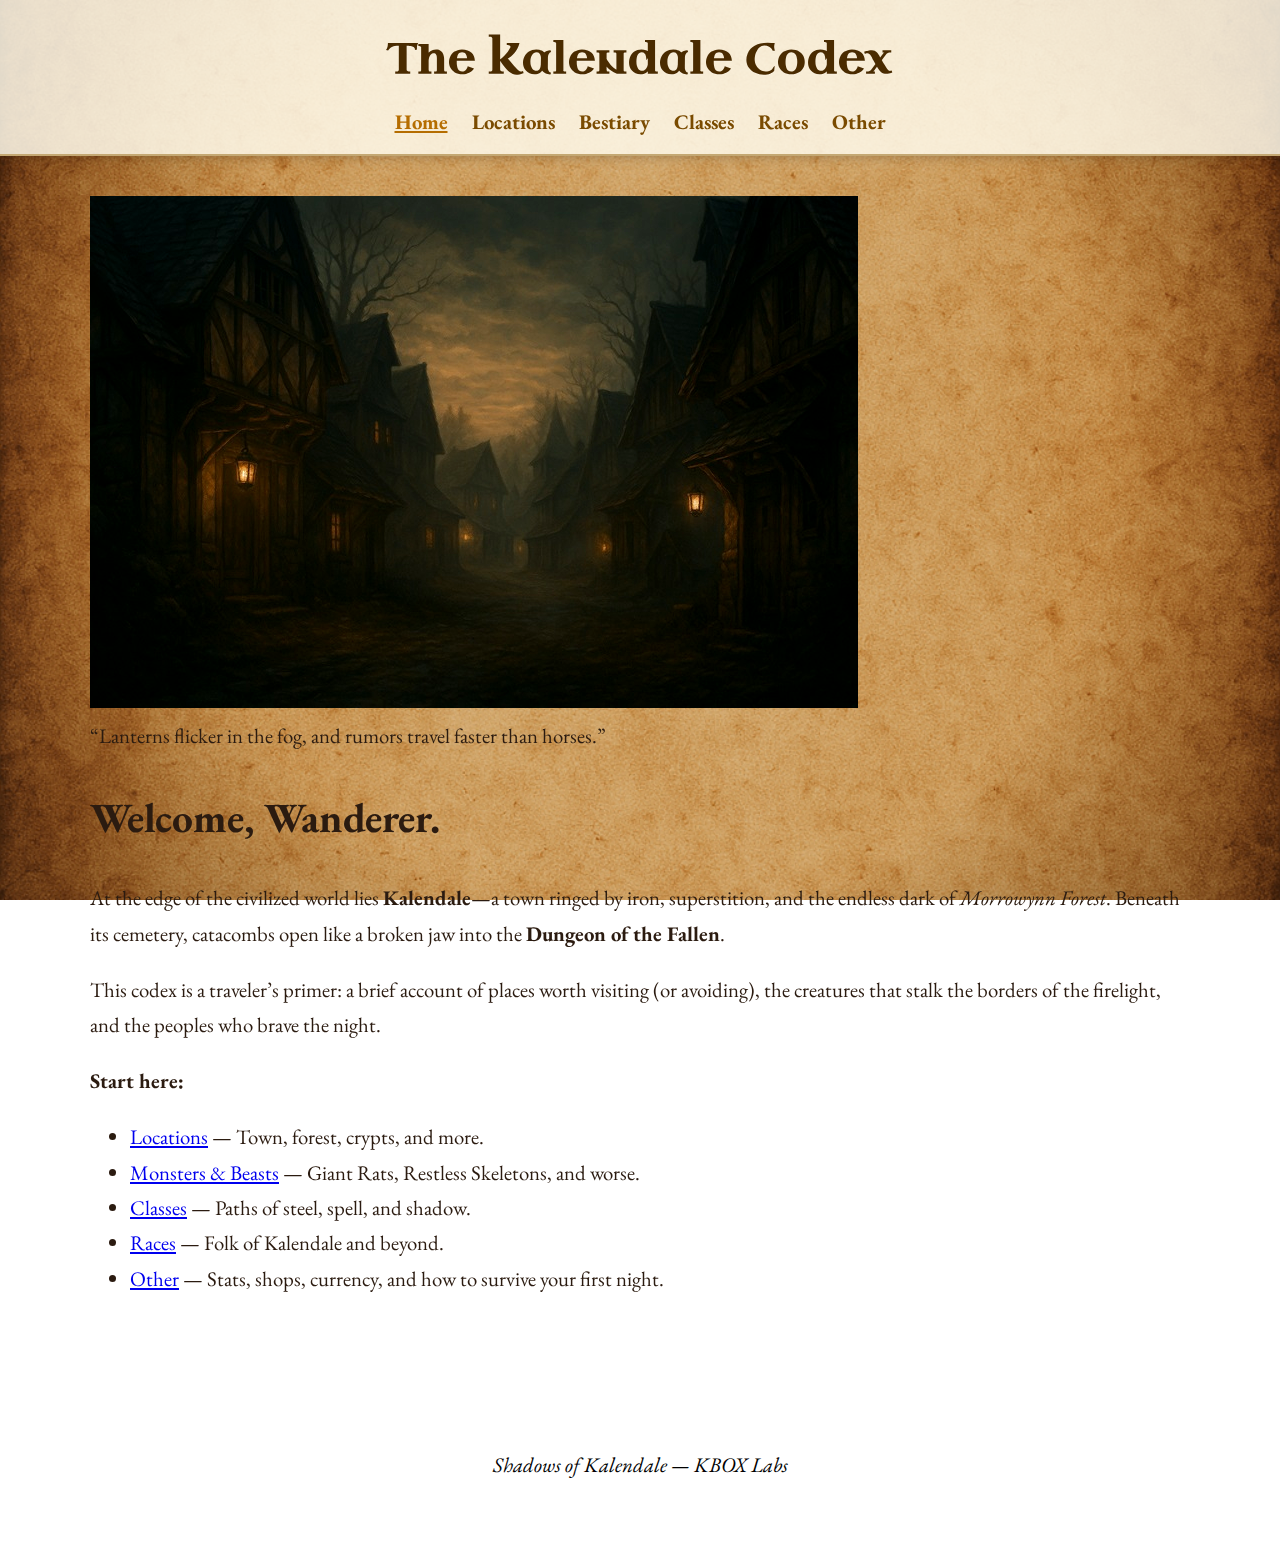
<file: index.html>
<!DOCTYPE html>
<html lang="en">
<head>
  <meta charset="UTF-8">
  <title>Shadows of Kalendale — Codex</title>
	<link href="https://fonts.googleapis.com/css2?family=EB+Garamond&family=Uncial+Antiqua&display=swap" rel="stylesheet">
	<link rel="stylesheet" href="style.css">
</head>
<body>
  <header>
    <h1 class="brand">The Kalendale Codex</h1>
    <nav>
      <a class="active" href="index.html">Home</a>
      <a href="locations.html">Locations</a>
      <a href="monsters.html">Bestiary</a>
      <a href="classes.html">Classes</a>
      <a href="races.html">Races</a>
      <a href="other.html">Other</a>
    </nav>
  </header>

  <div class="page">
    <div class="sidebar">
      <img src="img/kalendale_town.jpg" alt="Fog-lit town square of Kalendale">
      <div class="caption">“Lanterns flicker in the fog, and rumors travel faster than horses.”</div>
    </div>

    <div class="content">
      <h1>Welcome, Wanderer.</h1>
      <p>
        At the edge of the civilized world lies <strong>Kalendale</strong>—a town ringed by iron,
        superstition, and the endless dark of <em>Morrowynn Forest</em>. Beneath its cemetery,
        catacombs open like a broken jaw into the <strong>Dungeon of the Fallen</strong>.
      </p>
      <p>
        This codex is a traveler’s primer: a brief account of places worth visiting (or avoiding),
        the creatures that stalk the borders of the firelight, and the peoples who brave the night.
      </p>

      <div class="hr"></div>
      <p><strong>Start here:</strong></p>
      <ul>
        <li><a href="locations.html">Locations</a> — Town, forest, crypts, and more.</li>
        <li><a href="monsters.html">Monsters &amp; Beasts</a> — Giant Rats, Restless Skeletons, and worse.</li>
        <li><a href="classes.html">Classes</a> — Paths of steel, spell, and shadow.</li>
        <li><a href="races.html">Races</a> — Folk of Kalendale and beyond.</li>
        <li><a href="other.html">Other</a> — Stats, shops, currency, and how to survive your first night.</li>
      </ul>
    </div>
  </div>

  <footer>Shadows of Kalendale — KBOX Labs</footer>
</body>
</html>
</file>
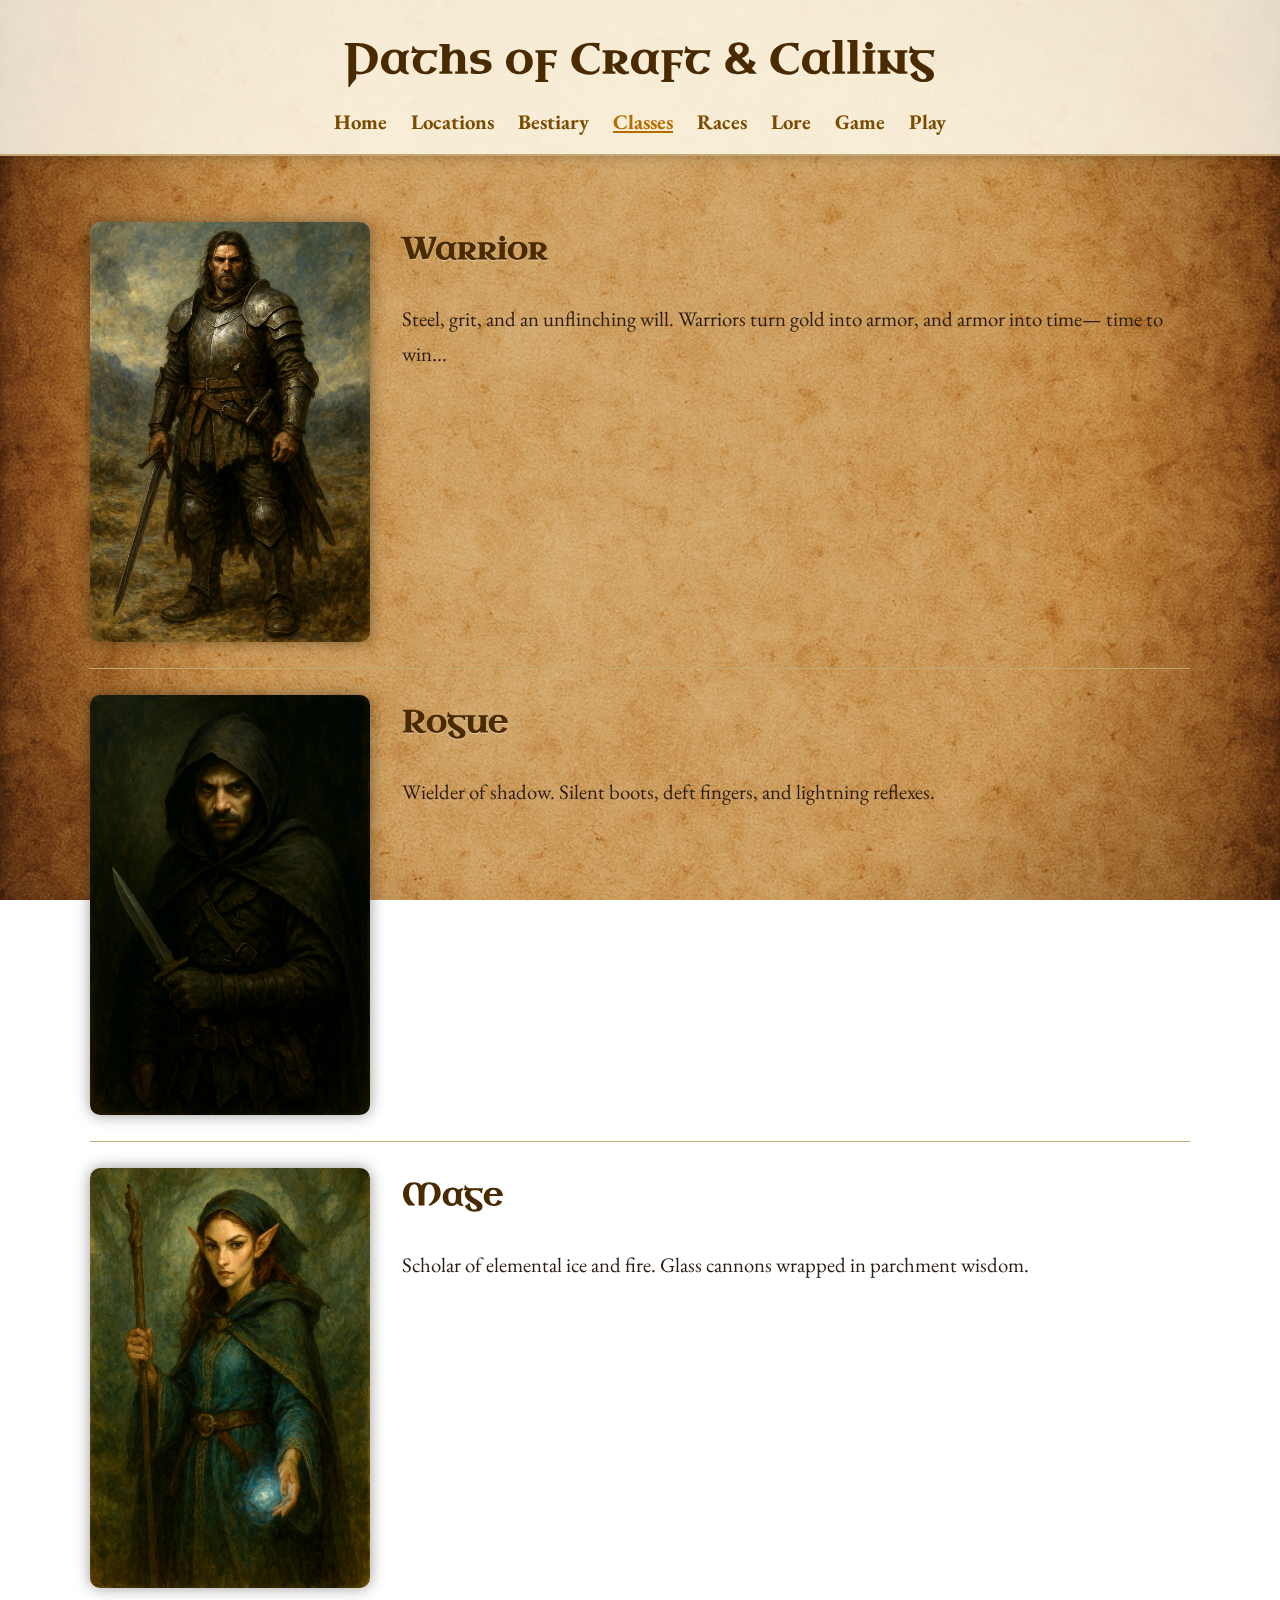
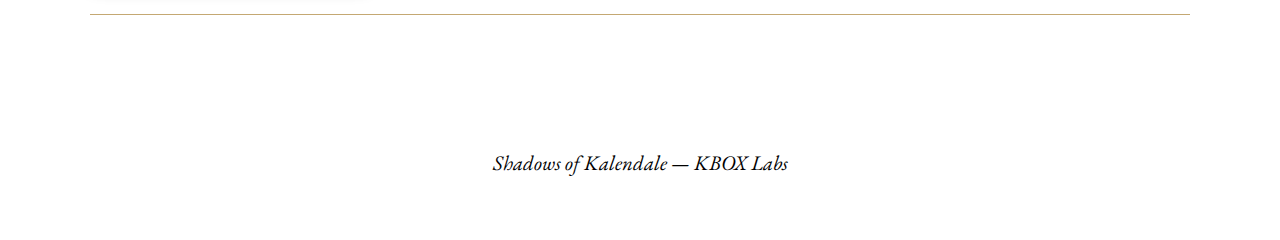
<file: classes.html>
<!DOCTYPE html>
<html lang="en">
<head>
  <meta charset="UTF-8">
  <title>Kalendale Codex — Classes</title>
	<link href="https://fonts.googleapis.com/css2?family=EB+Garamond&family=Uncial+Antiqua&display=swap" rel="stylesheet">
  <link rel="stylesheet" href="style.css">
</head>
<body>
  <header>
    <h1>Paths of Craft & Calling</h1>
    <nav>
			<a href="index.html">Home</a>
			<a href="locations.html">Locations</a>
			<a href="monsters.html">Bestiary</a>
      <a class="active" href="classes.html">Classes</a>
			<a href="races.html">Races</a>
			<a href="lore.html">Lore</a>
			<a href="game.html">Game</a>
			<a href="play.html">Play</a>
    </nav>
  </header>

  <div class="page">
    <section class="row">
      <img src="img/class_warrior.jpg" alt="Warrior">
      <div>
        <h2>Warrior</h2>
        <p>
          Steel, grit, and an unflinching will. Warriors turn gold into armor,
          and armor into time— time to win...
        </p>
      </div>
    </section>

    <section class="row">
      <img src="img/class_rogue.jpg" alt="Rogue">
      <div>
        <h2>Rogue</h2>
        <p>
          Wielder of shadow. Silent boots, deft fingers, and lightning reflexes.
        </p>
      </div>
    </section>

    <section class="row">
      <img src="img/class_mage.jpg" alt="Mage">
      <div>
        <h2>Mage</h2>
        <p>
          Scholar of elemental ice and fire. Glass cannons wrapped in parchment wisdom.
        </p>
      </div>
    </section>
  </div>

  <footer>Shadows of Kalendale — KBOX Labs</footer>

<script>
document.addEventListener("DOMContentLoaded", () => {
  const images = document.querySelectorAll("img");
  const overlay = document.createElement("div");
  overlay.id = "overlay";
  document.body.appendChild(overlay);

  images.forEach(img => {
    img.classList.add("expandable");
    img.addEventListener("click", () => {
      const clone = img.cloneNode();
      overlay.innerHTML = "";        // clear previous image
      overlay.appendChild(clone);
      document.body.style.overflow = "hidden"; // prevent background scroll
      overlay.classList.add("visible");

      // Close on click
      const close = () => {
        overlay.classList.remove("visible");
        document.body.style.overflow = "";
        setTimeout(() => overlay.style.display = "none", 250);
      };
      clone.addEventListener("click", close);
      overlay.addEventListener("click", close);
      overlay.style.display = "flex";
    });
  });
});
</script>

</body>
</html>
</file>
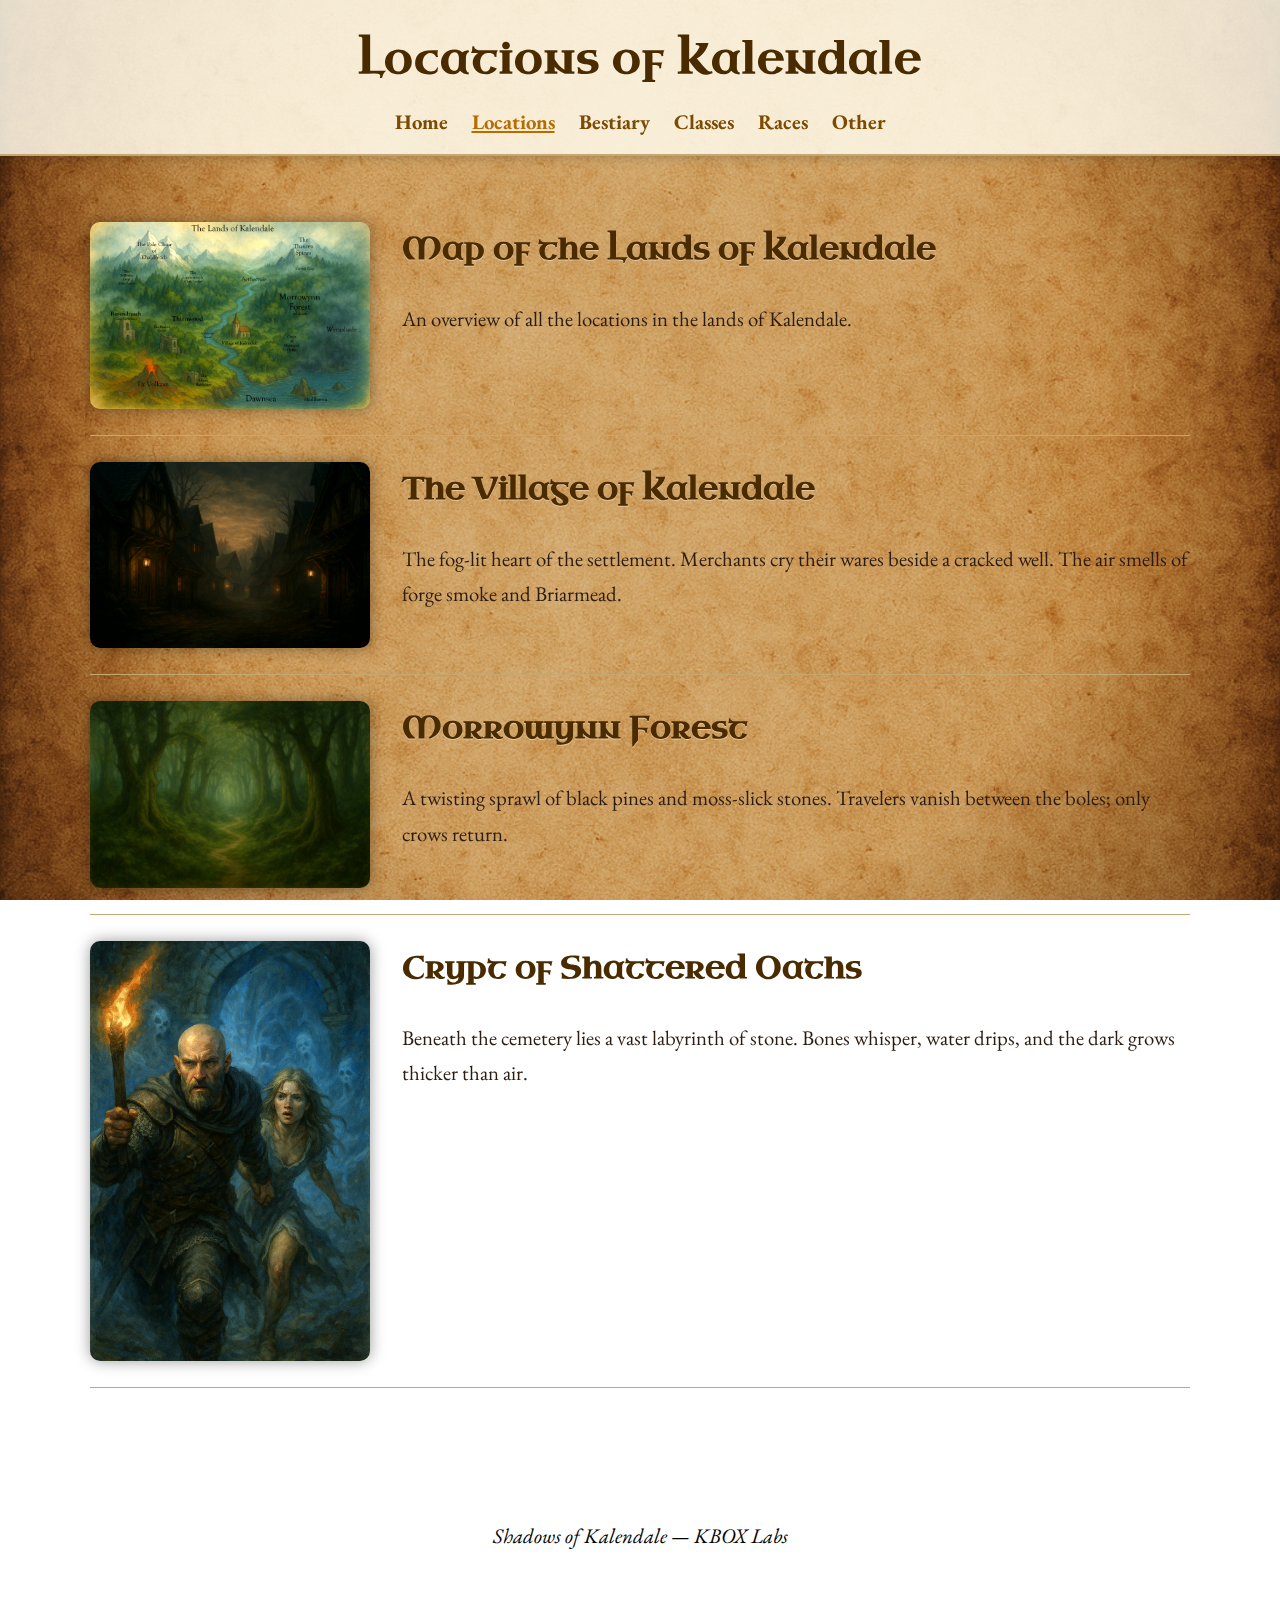
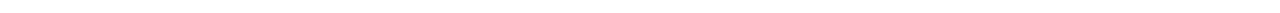
<file: locations.html>
<!DOCTYPE html>
<html lang="en">
<head>
  <meta charset="UTF-8">
  <title>Kalendale Codex — Locations</title>
  <link href="https://fonts.googleapis.com/css2?family=EB+Garamond&family=Uncial+Antiqua&display=swap" rel="stylesheet">
  <link rel="stylesheet" href="style.css">
</head>
<body>
  <header>
    <h1>Locations of Kalendale</h1>
    <nav>
      <a href="index.html">Home</a>
      <a class="active" href="locations.html">Locations</a>
      <a href="monsters.html">Bestiary</a>
      <a href="classes.html">Classes</a>
      <a href="races.html">Races</a>
      <a href="other.html">Other</a>
    </nav>
  </header>

  <div class="page">
	
	
    <section class="row">
      <img src="img/kalendale_map.jpg" alt="The Lands of Kalendale">
      <div>
        <h2>Map of the Lands of Kalendale</h2>
        <p>
          An overview of all the locations in the lands of Kalendale.
        </p>
      </div>
    </section>

    <section class="row">
      <img src="img/kalendale_square.jpg" alt="The Village of Kalendale">
      <div>
        <h2>The Village of Kalendale</h2>
        <p>
          The fog-lit heart of the settlement. Merchants cry their wares beside a cracked well.
          The air smells of forge smoke and Briarmead.
        </p>
      </div>
    </section>

    <section class="row">
      <img src="img/morrowynn_forest.jpg" alt="Morrowynn Forest">
      <div>
        <h2>Morrowynn Forest</h2>
        <p>
          A twisting sprawl of black pines and moss-slick stones.
          Travelers vanish between the boles; only crows return.
        </p>
      </div>
    </section>

    <section class="row">
      <img src="img/dungeon_of_the_fallen.jpg" alt="Crypt of Shattered Oaths">
      <div>
        <h2>Crypt of Shattered Oaths</h2>
        <p>
          Beneath the cemetery lies a vast labyrinth of stone. 
          Bones whisper, water drips, and the dark grows thicker than air.
        </p>
      </div>
    </section>
  </div>


  <footer>Shadows of Kalendale — KBOX Labs</footer>
	
<script>
document.addEventListener("DOMContentLoaded", () => {
  const images = document.querySelectorAll("img");
  const overlay = document.createElement("div");
  overlay.id = "overlay";
  document.body.appendChild(overlay);

  images.forEach(img => {
    img.classList.add("expandable");
    img.addEventListener("click", () => {
      const clone = img.cloneNode();
      overlay.innerHTML = "";        // clear previous image
      overlay.appendChild(clone);
      document.body.style.overflow = "hidden"; // prevent background scroll
      overlay.classList.add("visible");

      // Close on click
      const close = () => {
        overlay.classList.remove("visible");
        document.body.style.overflow = "";
        setTimeout(() => overlay.style.display = "none", 250);
      };
      clone.addEventListener("click", close);
      overlay.addEventListener("click", close);
      overlay.style.display = "flex";
    });
  });
});
</script>

</body>
</html>
</file>
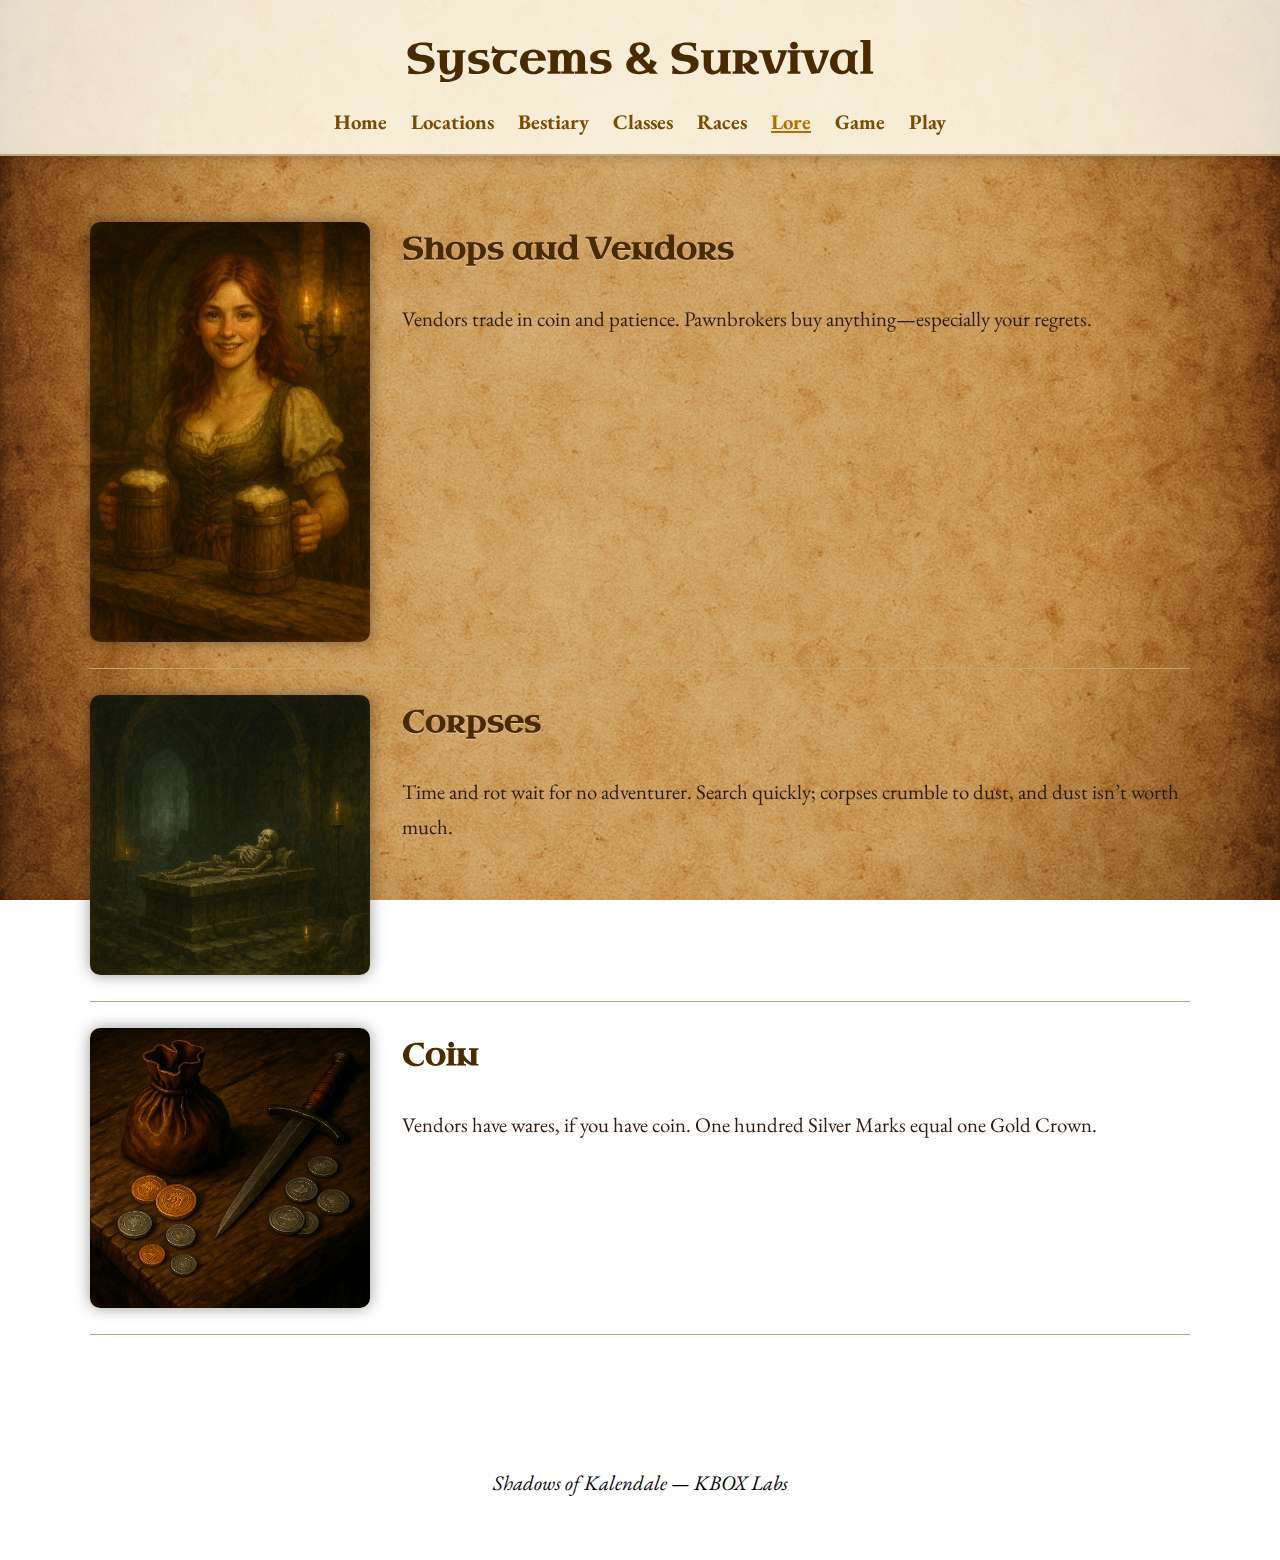
<file: lore.html>
<!DOCTYPE html>
<html lang="en">
<head>
  <meta charset="UTF-8">
  <title>Kalendale Codex — Lore</title>
	<link href="https://fonts.googleapis.com/css2?family=EB+Garamond&family=Uncial+Antiqua&display=swap" rel="stylesheet">
  <link rel="stylesheet" href="style.css">
</head>
<body>
  <header>
    <h1>Systems & Survival</h1>
    <nav>
			<a href="index.html">Home</a>
			<a href="locations.html">Locations</a>
			<a href="monsters.html">Bestiary</a>
			<a href="classes.html">Classes</a>
			<a href="races.html">Races</a>
      <a class="active" href="lore.html">Lore</a>
			<a href="game.html">Game</a>
			<a href="play.html">Play</a>
    </nav>
  </header>

  <div class="page">
	
	
    <section class="row">
      <img src="img/coins_and_vendor.jpg" alt="Shops and Vendors">
      <div>
        <h2>Shops and Vendors</h2>
        <p>
          Vendors trade in coin and patience. Pawnbrokers buy anything—especially your regrets.
        </p>
      </div>
    </section>

    <section class="row">
      <img src="img/corpse_decay.jpg" alt="Corpse Decay stages">
      <div>
        <h2>Corpses</h2>
        <p>
          Time and rot wait for no adventurer. Search quickly; corpses crumble to dust,
          and dust isn’t worth much.
        </p>
      </div>
    </section>

    <section class="row">
      <img src="img/coins.jpg" alt="Coin">
      <div>
        <h2>Coin</h2>
        <p>
          Vendors have wares, if you have coin. One hundred Silver Marks equal one Gold Crown.
        </p>
      </div>
    </section>

  </div>
  <footer>Shadows of Kalendale — KBOX Labs</footer>
	
<script>
document.addEventListener("DOMContentLoaded", () => {
  const images = document.querySelectorAll("img");
  const overlay = document.createElement("div");
  overlay.id = "overlay";
  document.body.appendChild(overlay);

  images.forEach(img => {
    img.classList.add("expandable");
    img.addEventListener("click", () => {
      const clone = img.cloneNode();
      overlay.innerHTML = "";        // clear previous image
      overlay.appendChild(clone);
      document.body.style.overflow = "hidden"; // prevent background scroll
      overlay.classList.add("visible");

      // Close on click
      const close = () => {
        overlay.classList.remove("visible");
        document.body.style.overflow = "";
        setTimeout(() => overlay.style.display = "none", 250);
      };
      clone.addEventListener("click", close);
      overlay.addEventListener("click", close);
      overlay.style.display = "flex";
    });
  });
});
</script>

</body>
</html>
</file>
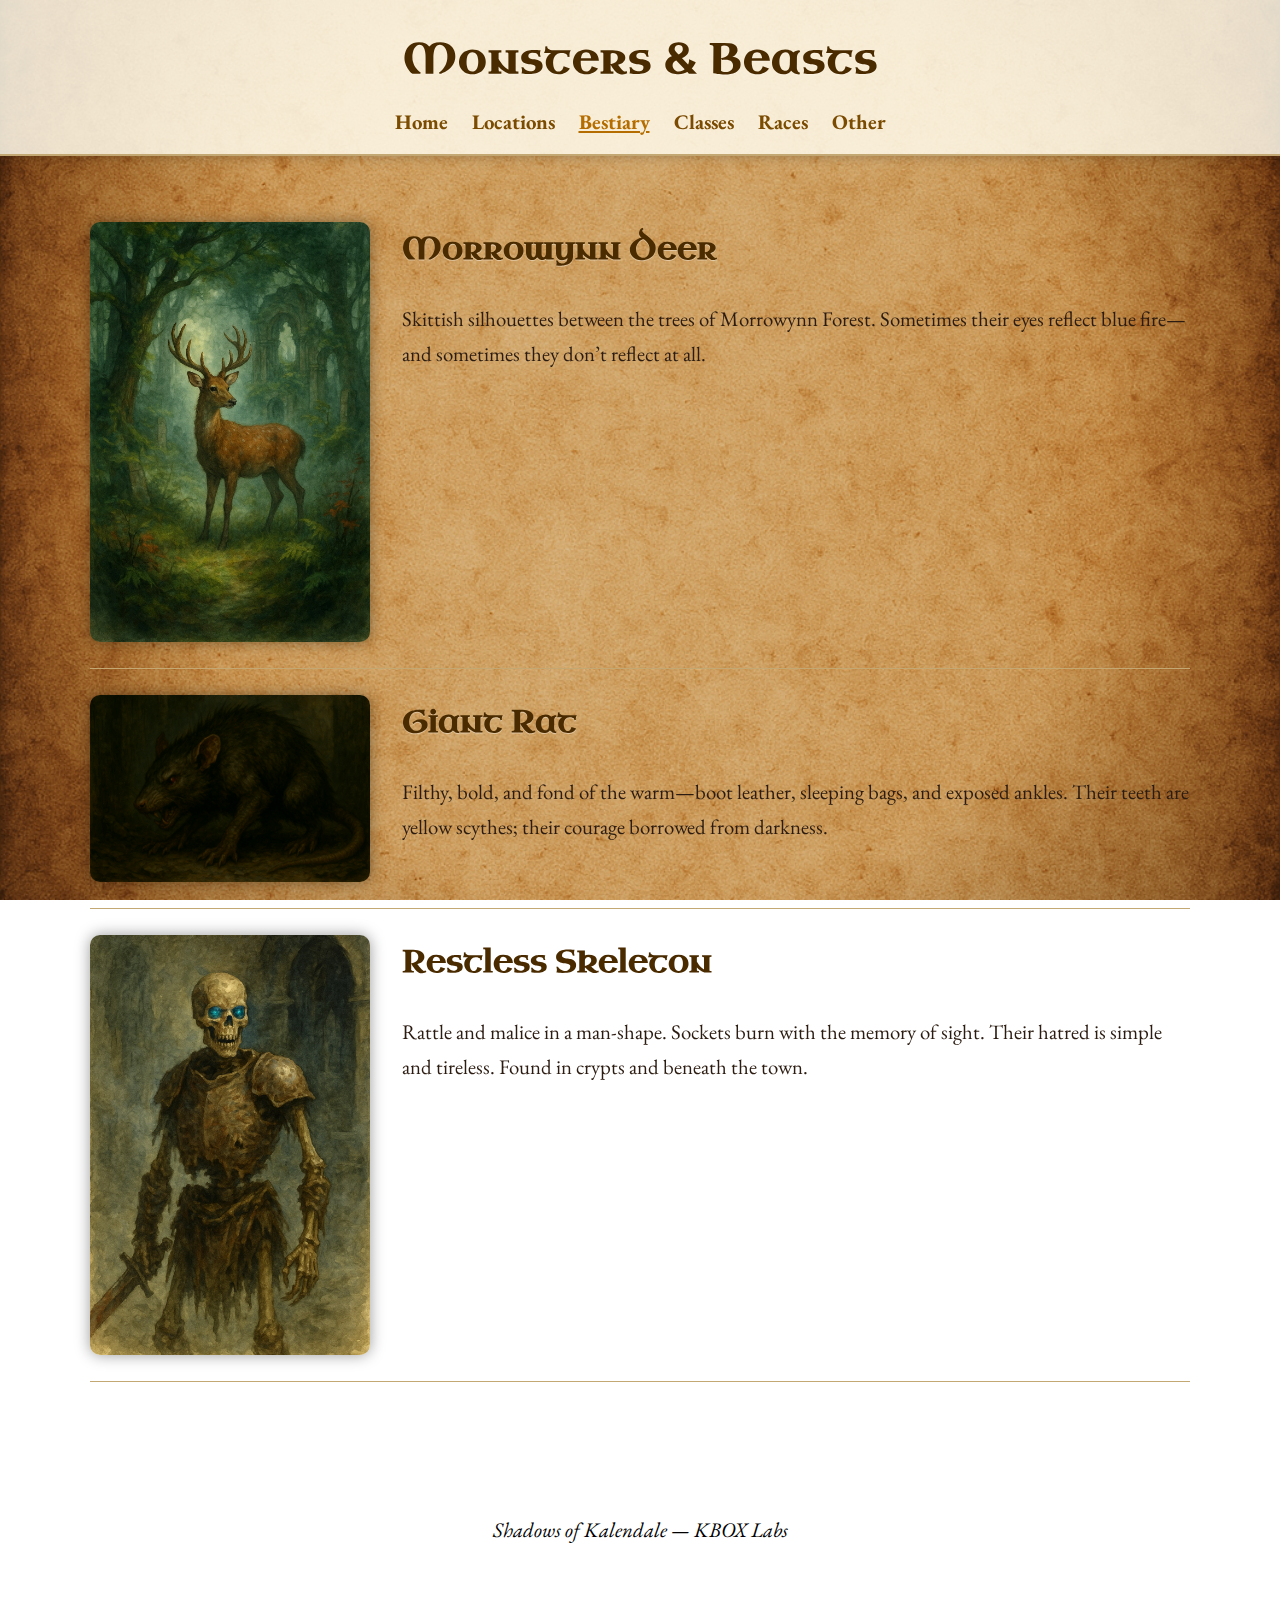
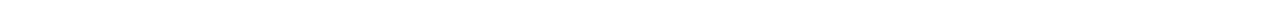
<file: monsters.html>
<!DOCTYPE html>
<html lang="en">
<head>
  <meta charset="UTF-8">
  <title>Kalendale Codex — Monsters & Beasts</title>
	<link href="https://fonts.googleapis.com/css2?family=EB+Garamond&family=Uncial+Antiqua&display=swap" rel="stylesheet">
  <link rel="stylesheet" href="style.css">
</head>
<body>
  <header>
    <h1>Monsters & Beasts</h1>
    <nav>
      <a href="index.html">Home</a>
      <a href="locations.html">Locations</a>
      <a class="active" href="monsters.html">Bestiary</a>
      <a href="classes.html">Classes</a>
      <a href="races.html">Races</a>
      <a href="other.html">Other</a>
    </nav>
  </header>
  <div class="page">
	
    <section class="row">
      <img src="img/morrowynn_deer.jpg" alt="Morrowynn Deer">
      <div>
        <h2>Morrowynn Deer</h2>
        <p>
          Skittish silhouettes between the trees of Morrowynn Forest. 
          Sometimes their eyes reflect blue fire—and sometimes they don’t reflect at all.
        </p>
      </div>
    </section>	

    <section class="row">
      <img src="img/giant_rat.jpg" alt="Giant Rat">
      <div>
        <h2>Giant Rat</h2>
        <p>
          Filthy, bold, and fond of the warm—boot leather, sleeping bags, and exposed ankles.
          Their teeth are yellow scythes; their courage borrowed from darkness.
        </p>
      </div>
    </section>

    <section class="row">
      <img src="img/restless_skeleton.jpg" alt="Restless Skeleton">
      <div>
        <h2>Restless Skeleton</h2>
        <p>
          Rattle and malice in a man-shape. Sockets burn with the memory of sight.
          Their hatred is simple and tireless. Found in crypts and beneath the town.
        </p>
      </div>
    </section>
		
  </div>

  <footer>Shadows of Kalendale — KBOX Labs</footer>

<script>
document.addEventListener("DOMContentLoaded", () => {
  const images = document.querySelectorAll("img");
  const overlay = document.createElement("div");
  overlay.id = "overlay";
  document.body.appendChild(overlay);

  images.forEach(img => {
    img.classList.add("expandable");
    img.addEventListener("click", () => {
      const clone = img.cloneNode();
      overlay.innerHTML = "";        // clear previous image
      overlay.appendChild(clone);
      document.body.style.overflow = "hidden"; // prevent background scroll
      overlay.classList.add("visible");

      // Close on click
      const close = () => {
        overlay.classList.remove("visible");
        document.body.style.overflow = "";
        setTimeout(() => overlay.style.display = "none", 250);
      };
      clone.addEventListener("click", close);
      overlay.addEventListener("click", close);
      overlay.style.display = "flex";
    });
  });
});
</script>
	
</body>
</html>
</file>
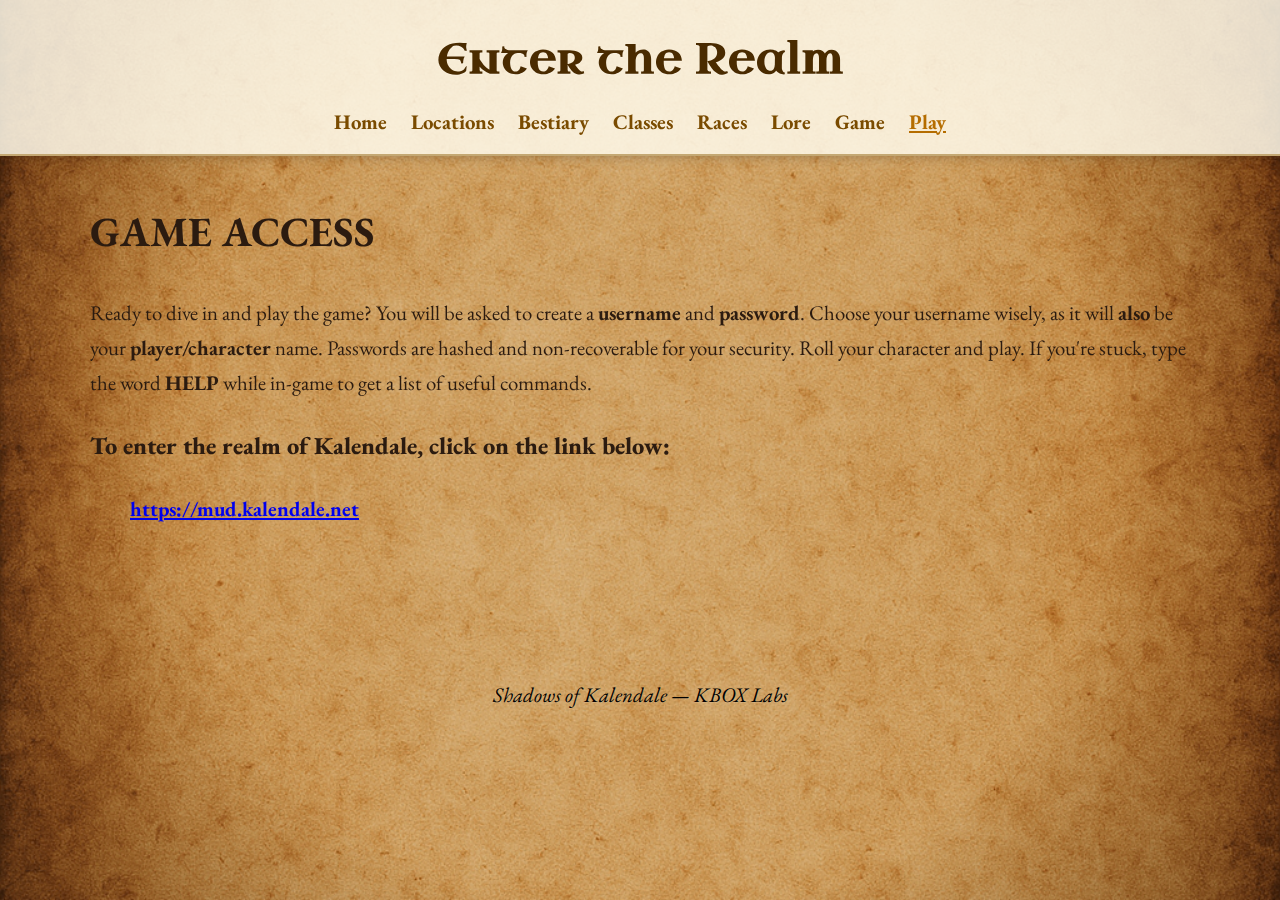
<file: play.html>
<!DOCTYPE html>
<html lang="en">
<head>
  <meta charset="UTF-8">
  <title>Kalendale Codex — Play</title>
  <link href="https://fonts.googleapis.com/css2?family=EB+Garamond&family=Uncial+Antiqua&display=swap" rel="stylesheet">
  <link rel="stylesheet" href="style.css">
</head>
<body>
  <header>
    <h1>Enter the Realm</h1>
    <nav>
      <a href="index.html">Home</a>
      <a href="locations.html">Locations</a>
      <a href="monsters.html">Bestiary</a>
      <a href="classes.html">Classes</a>
      <a href="races.html">Races</a>
      <a href="lore.html">Lore</a>
      <a href="game.html">Game</a>
      <a class="active" href="play.html">Play</a>
    </nav>
  </header>

  <div class="page">

    <div class="content">
      <h1>GAME ACCESS</h1>
      <p>
				Ready to dive in and play the game? You will be asked to create a <strong>username</strong> and <strong>password</strong>. 
				Choose your username wisely, as it will <strong>also</strong> be your <strong>player/character</strong> name. 
				Passwords are hashed and non-recoverable for your security. Roll your character and play. 
				If you're stuck, type the word <strong>HELP</strong> while in-game to get a list of useful commands.
      </p>

      <div class="hr"></div>
      <h3><strong>To enter the realm of Kalendale, click on the link below:</strong></h3>
      <ul>
				<a href="https://mud.kalendale.net" target="_blank" rel="noopener noreferrer"><strong>https://mud.kalendale.net</strong></a>
      </ul>
    </div>
  </div>

  <footer>Shadows of Kalendale — KBOX Labs</footer>
</body>
</html>
</file>
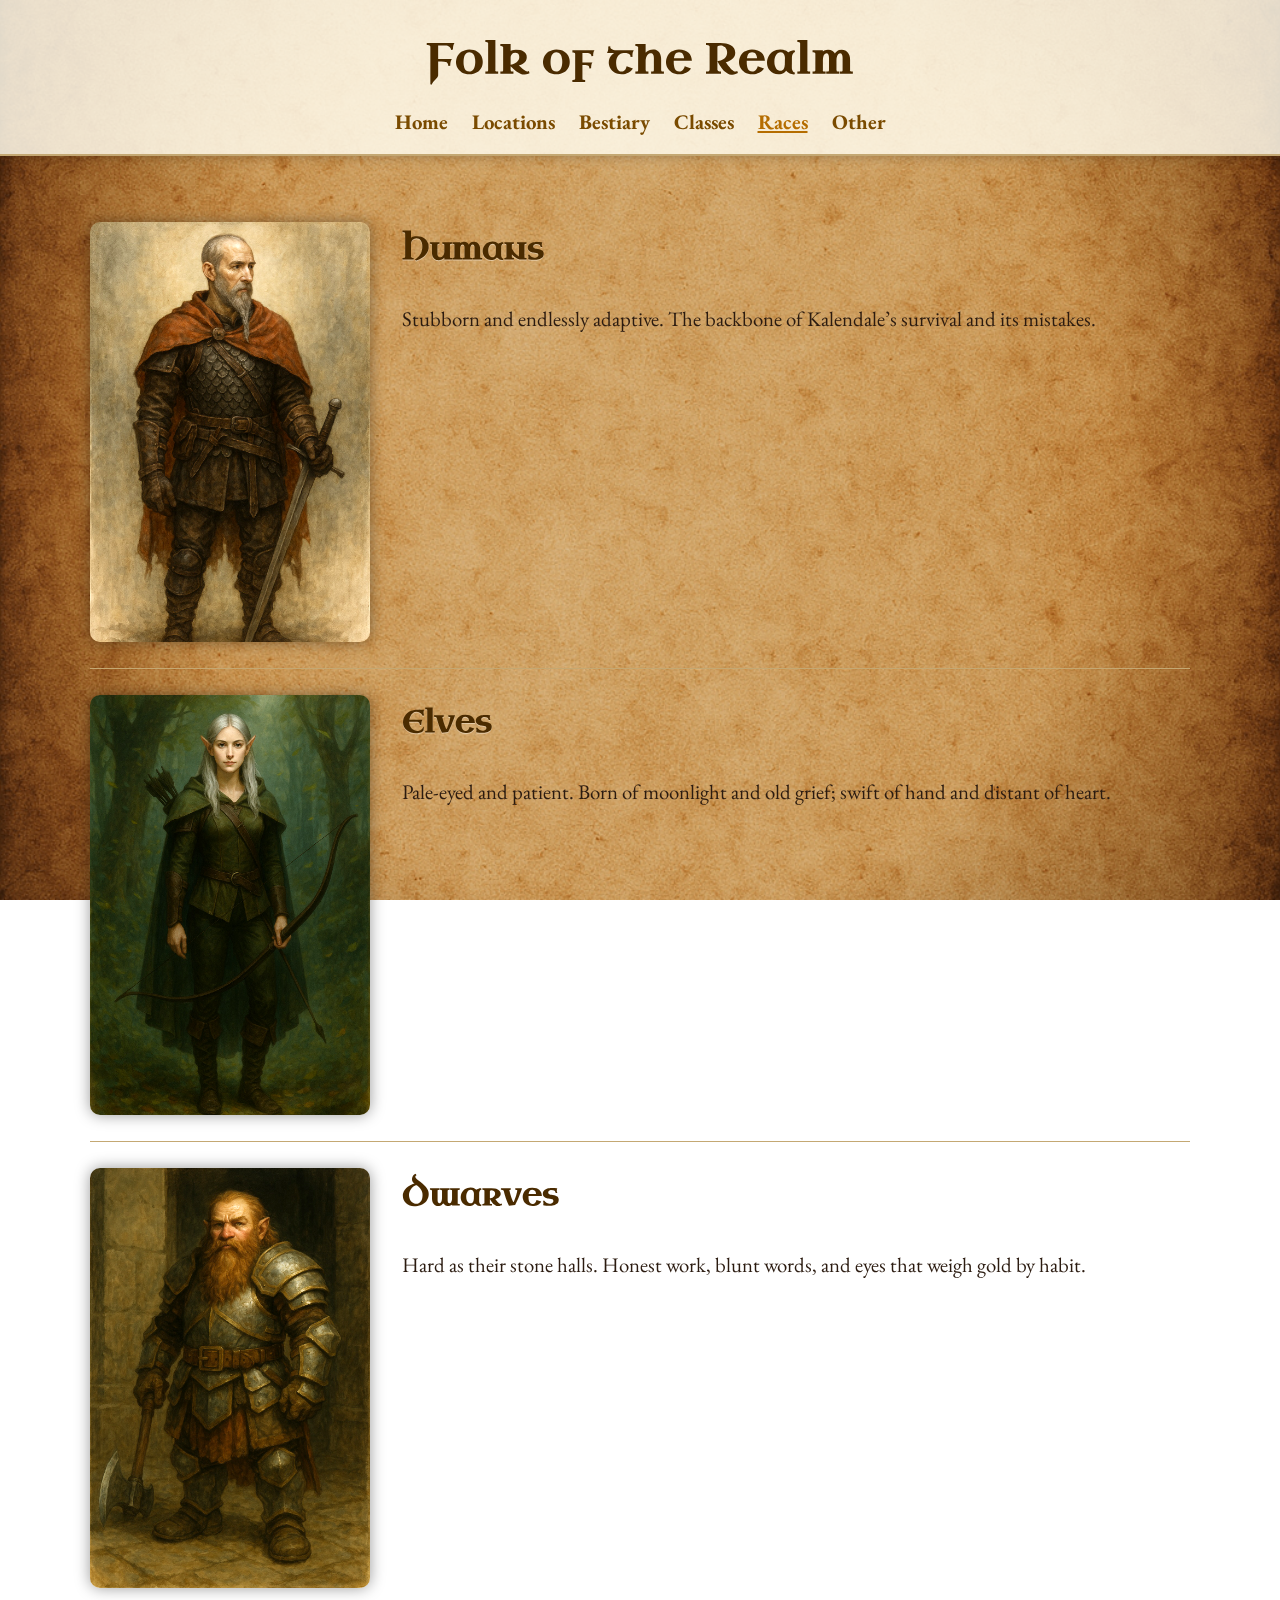
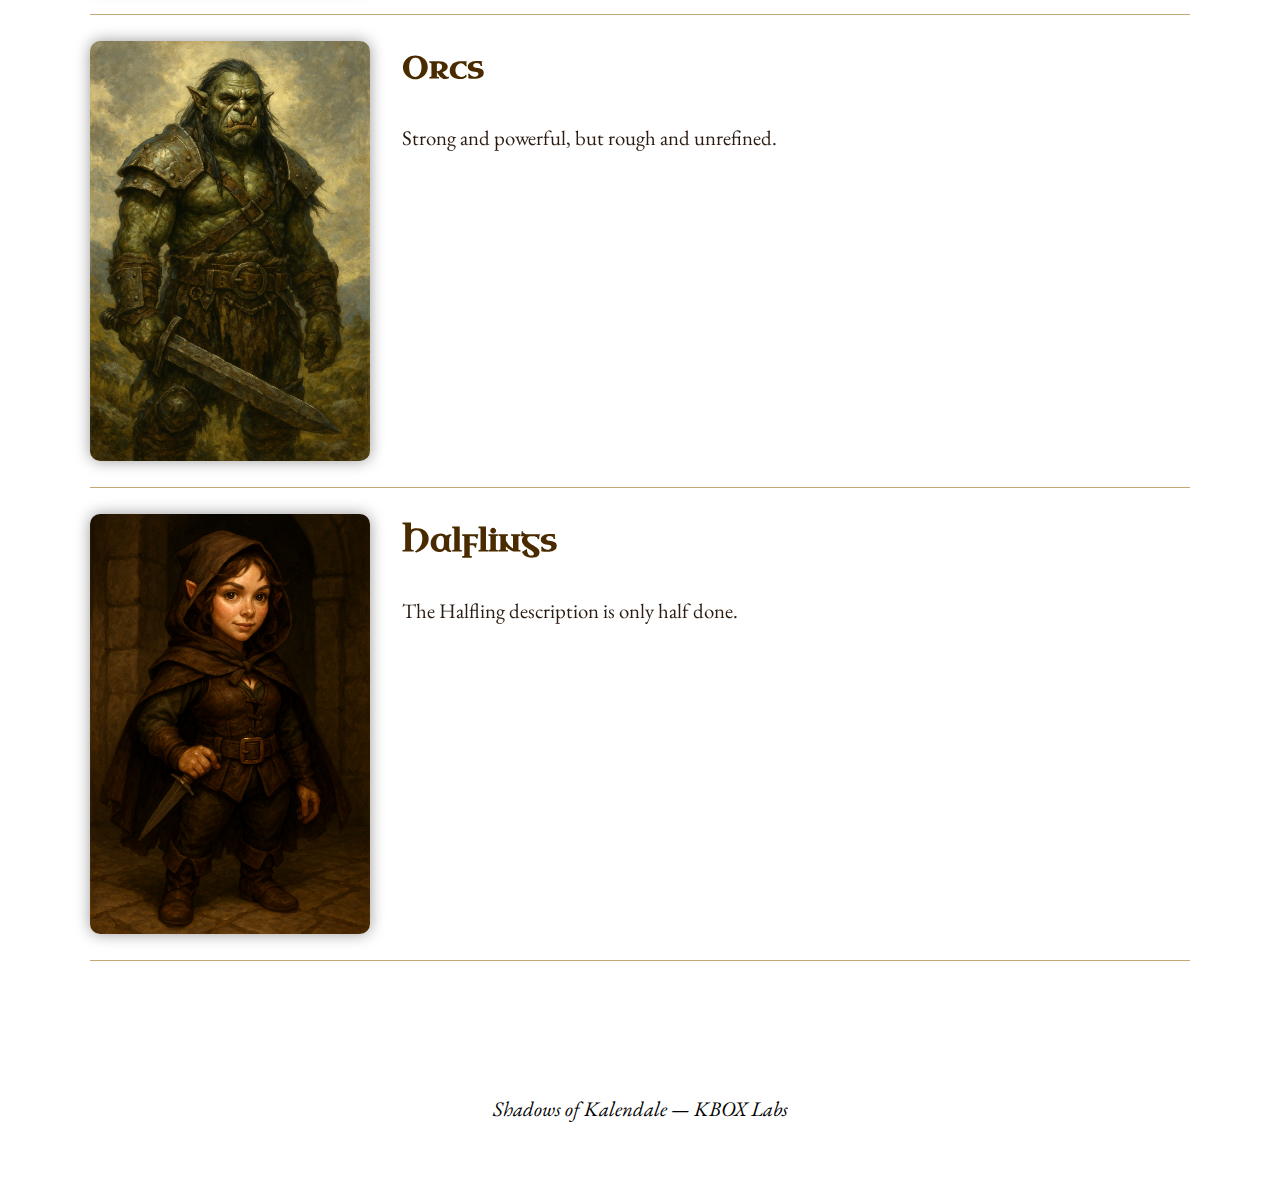
<file: races.html>
<!DOCTYPE html>
<html lang="en">
<head>
  <meta charset="UTF-8">
  <title>Kalendale Codex — Races</title>
	<link href="https://fonts.googleapis.com/css2?family=EB+Garamond&family=Uncial+Antiqua&display=swap" rel="stylesheet">
  <link rel="stylesheet" href="style.css">
</head>
<body>
  <header>
    <h1>Folk of the Realm</h1>
    <nav>
      <a href="index.html">Home</a>
      <a href="locations.html">Locations</a>
      <a href="monsters.html">Bestiary</a>
      <a href="classes.html">Classes</a>
      <a class="active" href="races.html">Races</a>
      <a href="other.html">Other</a>
    </nav>
  </header>

  <div class="page">
    <section class="row">
      <img src="img/race_human.jpg" alt="Human">
      <div>
        <h2>Humans</h2>
        <p>
          Stubborn and endlessly adaptive. The backbone of Kalendale’s survival and its mistakes.
        </p>
      </div>
    </section>

    <section class="row">
      <img src="img/race_elf.jpg" alt="Elf">
      <div>
        <h2>Elves</h2>
        <p>
          Pale-eyed and patient. Born of moonlight and old grief; swift of hand and distant of heart.
        </p>
      </div>
    </section>

    <section class="row">
      <img src="img/race_dwarf.jpg" alt="Dwarf">
      <div>
        <h2>Dwarves</h2>
        <p>
          Hard as their stone halls. Honest work, blunt words, and eyes that weigh gold by habit.
        </p>
      </div>
    </section>
	
    <section class="row">
      <img src="img/race_orc.jpg" alt="Orc">
      <div>
        <h2>Orcs</h2>
        <p>
          Strong and powerful, but rough and unrefined.
        </p>
      </div>
    </section>

    <section class="row">
      <img src="img/race_halfling.jpg" alt="Halfling">
      <div>
        <h2>Halflings</h2>
        <p>
          The Halfling description is only half done.
        </p>
      </div>
    </section>
			
  </div>

  <footer>Shadows of Kalendale — KBOX Labs</footer>

<script>
document.addEventListener("DOMContentLoaded", () => {
  const images = document.querySelectorAll("img");
  const overlay = document.createElement("div");
  overlay.id = "overlay";
  document.body.appendChild(overlay);

  images.forEach(img => {
    img.classList.add("expandable");
    img.addEventListener("click", () => {
      const clone = img.cloneNode();
      overlay.innerHTML = "";        // clear previous image
      overlay.appendChild(clone);
      document.body.style.overflow = "hidden"; // prevent background scroll
      overlay.classList.add("visible");

      // Close on click
      const close = () => {
        overlay.classList.remove("visible");
        document.body.style.overflow = "";
        setTimeout(() => overlay.style.display = "none", 250);
      };
      clone.addEventListener("click", close);
      overlay.addEventListener("click", close);
      overlay.style.display = "flex";
    });
  });
});
</script>
	
</body>
</html>
</file>
<file: style.css>
/* ============================================
   Kalendale Codex — Burnt Parchment Theme v1.1
   ============================================ */

/* ---------- Global Reset & Base ---------- */
html, body {
  margin: 0;
  padding: 0;
  background: url("img/parchment-bg.png") center/cover repeat fixed;
  color: #2b1b10;
  font-family: 'EB Garamond', 'Georgia', serif;
  line-height: 1.6;
}

/* Subtle vignette for extra depth */
body::before {
  content: "";
  position: fixed;
  inset: 0;
  background: radial-gradient(circle at center, transparent 60%, rgba(0,0,0,0.25) 100%);
  pointer-events: none;
  z-index: 0;
}

/* ---------- Header & Navigation ---------- */
header {
  background: rgba(255, 250, 235, 0.85);
  border-bottom: 2px solid #c4a873;
  padding: 25px 0 15px;
  text-align: center;
  box-shadow: 0 0 12px rgba(0, 0, 0, 0.25);
  position: relative;
  z-index: 1;
}

header h1 {
  margin: 0 0 8px;
  color: #4a2b00;
  font-weight: 700;
  letter-spacing: 1px;
  font-family: 'Uncial Antiqua', 'IM Fell English', serif;
  text-shadow: 0 1px 1px #fff4;
}

nav a {
  color: #7a4b00;
  margin: 0 10px;
  text-decoration: none;
  font-weight: bold;
  transition: 0.2s;
}
nav a:hover   { color: #b56d00; }
nav a.active  { color: #b56d00; text-decoration: underline; }

/* ---------- Page Layout ---------- */
.page {
  max-width: 1100px;
  margin: 40px auto;
  padding: 0 20px 60px;
  position: relative;
  z-index: 1;
}

/* Paper-like main content panel */
#content {
  background: rgba(255, 255, 240, 0.9);
  border: 1px solid #c4a873;
  box-shadow: 0 0 25px rgba(0, 0, 0, 0.35);
  margin: 2rem auto;
  padding: 2rem 3rem;
  max-width: 900px;
  border-radius: 8px;
  backdrop-filter: blur(1px);
}

/* ---------- Row Layout (Bestiary Entries) ---------- */
.row {
  display: grid;
  grid-template-columns: 280px 1fr;
  gap: 32px;
  padding: 26px 0;
  border-bottom: 1px solid #c4a873;
  align-items: start;
}

.row img {
  width: 100%;
  border-radius: 10px;
  box-shadow: 0 0 15px rgba(0,0,0,0.4);
  object-fit: cover;
}

.row h2 {
  margin-top: 0;
  color: #4a2b00;
  font-family: 'Uncial Antiqua', 'IM Fell English', serif;
  text-shadow: 0 1px 0 #fff6;
}

.row p {
  margin: 0;
}

@media (max-width: 820px) {
  .row { grid-template-columns: 1fr; }
}

/* ---------- Image Expand-on-Click ---------- */
img.expandable {
  cursor: zoom-in;
  transition: transform 0.25s ease;
}

#overlay {
  position: fixed;
  top: 0; left: 0; right: 0; bottom: 0;
  background: rgba(0,0,0,0.85);
  display: none;
  justify-content: center;
  align-items: center;
  z-index: 9998;
  opacity: 0;
  transition: opacity 0.25s ease;
}

#overlay.visible {
  display: flex;
  opacity: 1;
}

#overlay img {
  max-width: 95vw;
  max-height: 95vh;
  object-fit: contain;
  border-radius: 10px;
  box-shadow: 0 0 25px rgba(0,0,0,0.8);
  cursor: zoom-out;
  transform: scale(0.95);
  transition: transform 0.25s ease;
}

#overlay.visible img {
  transform: scale(1);
}

/* ---------- Footer ---------- */
footer {
  text-align: center;
  color: #000000;
  padding: 30px 0 60px;
  font-style: italic;
  text-shadow: 0 1px 0 #fff2;
}

/* Larger, more readable body text */
body {
  font-size: 1.3rem;      /* default is 1rem (~16 px); this = ~18 px */
  line-height: 1.7;       /* adds breathing room */
}

@media (max-width: 768px) {
  body {
    font-size: 1rem;
    line-height: 1.6;
  }
}

.page img, .row img {
  filter: brightness(1.15) contrast(1.05);
  transition: filter 0.3s ease;
}
.page img:hover {
  filter: brightness(1.25) contrast(1.1);
}
</file>
